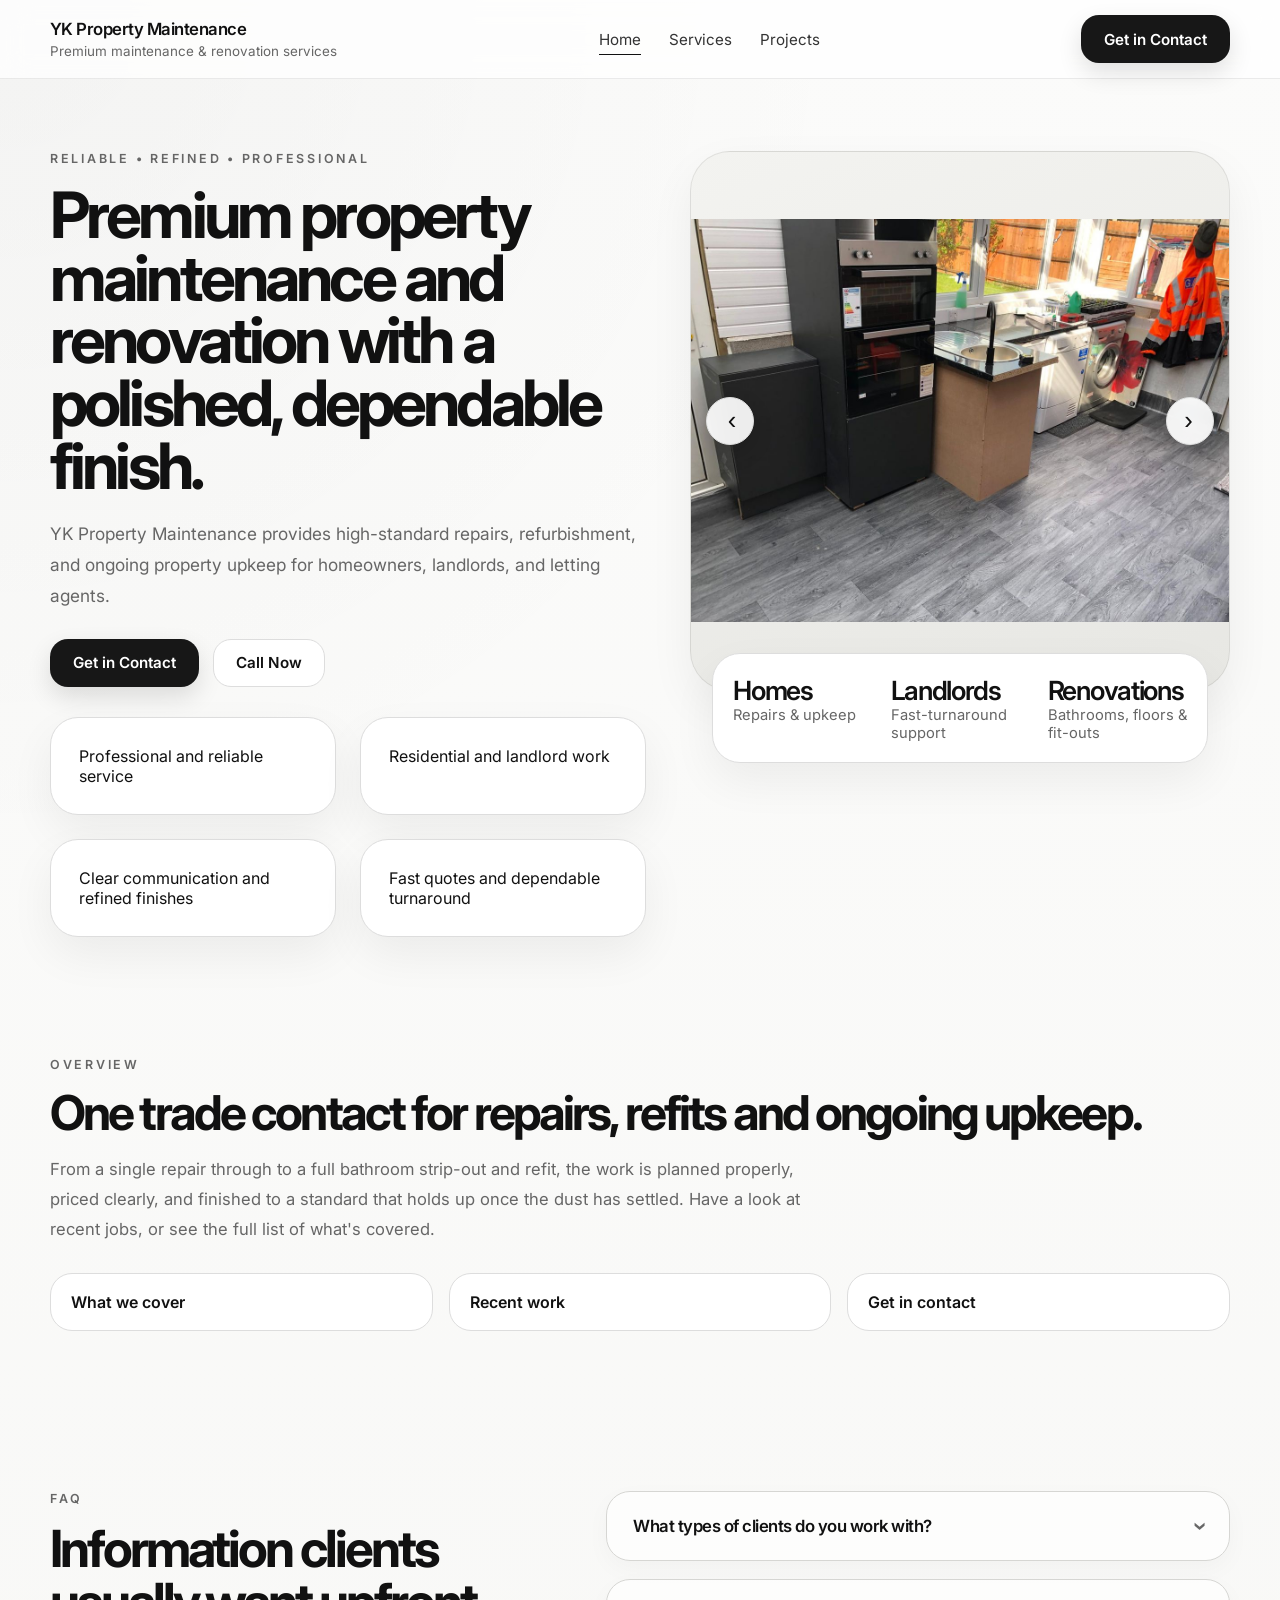
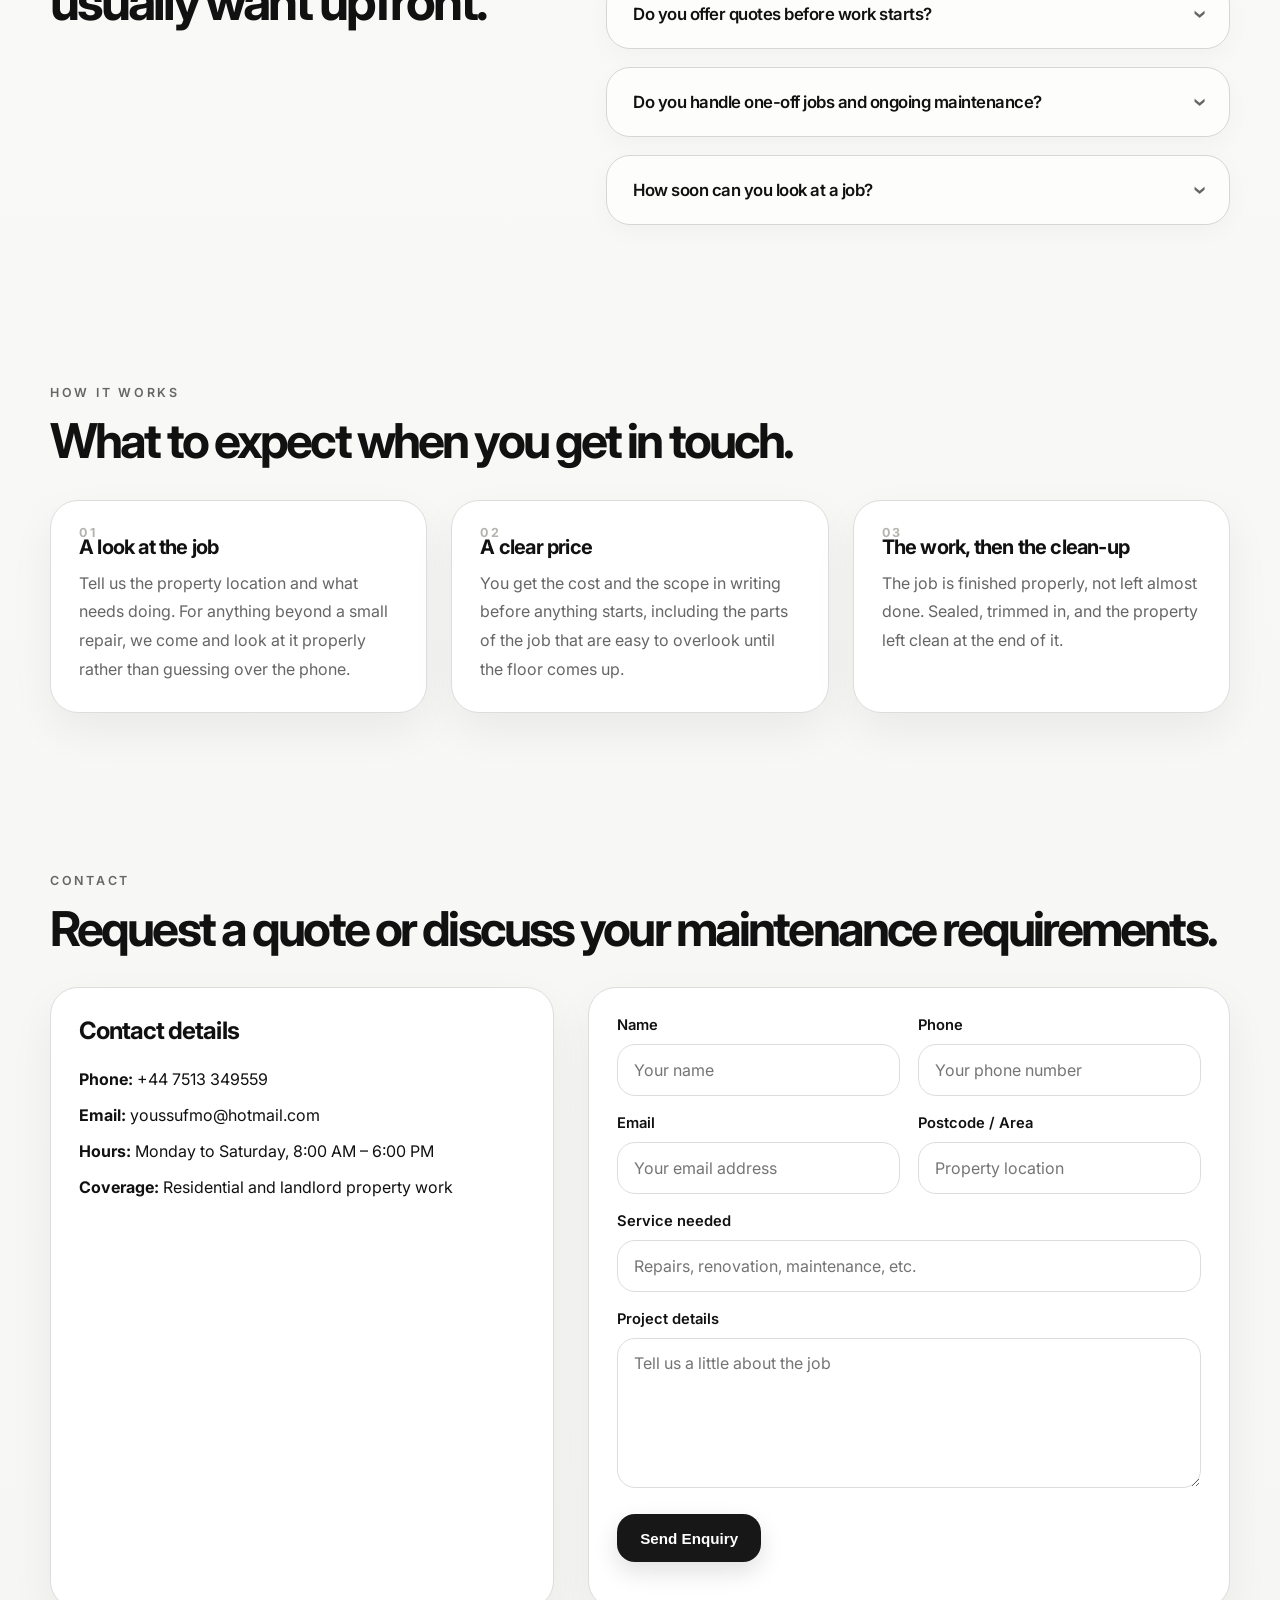
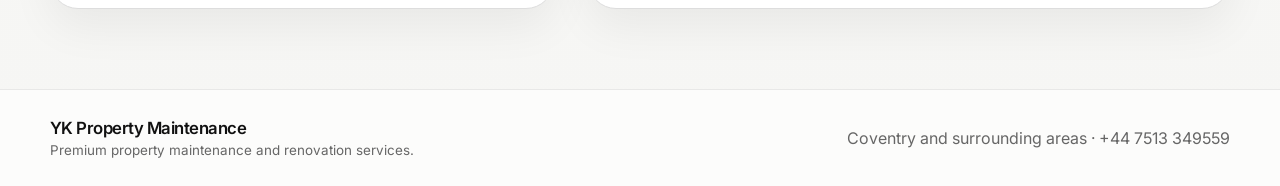
<file: index.html>
<!DOCTYPE html>
<html lang="en">
<head>
  <meta charset="UTF-8" />
  <meta name="viewport" content="width=device-width, initial-scale=1.0" />
  <title>Home | YK Property Maintenance</title>
  <meta name="description" content="Property repairs, bathroom refits, flooring and renovation work for homeowners, landlords and letting agents in Coventry and the surrounding areas." />
  <link rel="stylesheet" href="style.css" />
  <link rel="icon" href="favicon.ico" sizes="any" />
  <link rel="icon" type="image/png" href="images/favicon.png" />
  <link rel="apple-touch-icon" href="images/apple-touch-icon.png" />
  <meta name="theme-color" content="#03122f" />
  <link rel="canonical" href="https://www.ykmaintenance.com/" />

  <!-- how the link looks when shared on WhatsApp, Facebook, etc. -->
  <meta property="og:type" content="website" />
  <meta property="og:site_name" content="YK Property Maintenance" />
  <meta property="og:title" content="YK Property Maintenance | Coventry" />
  <meta property="og:description" content="Property repairs, bathroom refits, flooring and renovation work for homeowners, landlords and letting agents in Coventry and the surrounding areas." />
  <meta property="og:url" content="https://www.ykmaintenance.com/" />
  <meta property="og:image" content="https://www.ykmaintenance.com/images/og-preview.jpg" />
  <meta property="og:image:width" content="1200" />
  <meta property="og:image:height" content="630" />
  <meta property="og:image:alt" content="A conservatory converted into a fitted utility room" />
  <meta name="twitter:card" content="summary_large_image" />
</head>
<body>

<header class="header">
  <div class="container header-inner">
    <a href="index.html">
      <div class="brand-title">YK Property Maintenance</div>
      <div class="brand-sub">Premium maintenance & renovation services</div>
    </a>
    <nav class="nav"><a href="index.html" class="active">Home</a><a href="services.html" class="">Services</a><a href="projects.html" class="">Projects</a></nav>
    <div class="header-actions">
      <a href="#contact" class="btn btn-dark">Get in Contact</a>
      <button class="menu-btn" aria-label="Open menu">☰</button>
    </div>
  </div>
  <div class="container mobile-menu"><a href="index.html">Home</a><a href="services.html">Services</a><a href="projects.html">Projects</a><a href="#contact">Get in Contact</a></div>
</header>


<main>
  <section class="hero">
    <div class="container grid-2">
      <div class="reveal">
        <div class="kicker">Reliable • Refined • Professional</div>
        <h1>Premium property maintenance and renovation with a polished, dependable finish.</h1>
        <p>YK Property Maintenance provides high-standard repairs, refurbishment, and ongoing property upkeep for homeowners, landlords, and letting agents.</p>
        <div style="display:flex;gap:14px;flex-wrap:wrap;margin-top:28px">
          <a class="btn btn-dark" href="#contact">Get in Contact</a>
          <a class="btn btn-light" href="tel:+447513349559">Call Now</a>
        </div>
        <div class="grid-2-equal" style="margin-top:30px">
          <div class="card">Professional and reliable service</div>
          <div class="card">Residential and landlord work</div>
          <div class="card">Clear communication and refined finishes</div>
          <div class="card">Fast quotes and dependable turnaround</div>
        </div>
      </div>

      <div class="reveal">
        <!-- Hero carousel: moves on its own, pauses when hovered. -->
        <div class="carousel hero-carousel" data-carousel data-autoplay="4500" aria-roledescription="carousel" aria-label="Recent work by YK Property and Maintenance">
          <div class="carousel-media">
            <div class="carousel-viewport">
              <div class="carousel-track">
                <figure class="carousel-slide">
                  <img src="images/conservatory-finished.jpg" alt="Conservatory converted into a fitted utility and kitchen space">
                </figure>
                <figure class="carousel-slide">
                  <img src="images/bathroom-tiled-shower.jpg" alt="Tiled bathroom wall with an electric shower fitted over the bath">
                </figure>
                <figure class="carousel-slide">
                  <img src="images/bedroom-new-flooring.jpg" alt="Bedroom with new wood-effect flooring laid" loading="lazy">
                </figure>
                <figure class="carousel-slide">
                  <img src="images/conservatory-flooring.jpg" alt="Wood-effect flooring laid throughout a converted conservatory" loading="lazy">
                </figure>
                <figure class="carousel-slide">
                  <img src="images/bathroom-bath-and-flooring.jpg" alt="New bath and side panel with wood-effect flooring" loading="lazy">
                </figure>
                <figure class="carousel-slide">
                  <img src="images/bedroom-finished-2.jpg" alt="Finished bedroom flooring running up to the wardrobe and doorway" loading="lazy">
                </figure>
              </div>
            </div>
            <button class="carousel-btn carousel-prev" type="button" aria-label="Previous photo">‹</button>
            <button class="carousel-btn carousel-next" type="button" aria-label="Next photo">›</button>
          </div>
        </div>

        <div class="floating-stats">
          <div>
            <div class="stat-value">Homes</div>
            <div class="stat-label">Repairs & upkeep</div>
          </div>
          <div>
            <div class="stat-value">Landlords</div>
            <div class="stat-label">Fast-turnaround support</div>
          </div>
          <div>
            <div class="stat-value">Renovations</div>
            <div class="stat-label">Bathrooms, floors &amp; fit-outs</div>
          </div>
        </div>
      </div>
    </div>
  </section>

  <section class="section reveal">
    <div class="container">
      <div class="kicker">Overview</div>
      <h2 style="font-size:clamp(2rem,4vw,3rem);letter-spacing:-.06em;line-height:1.03;margin:16px 0 18px">One trade contact for repairs, refits and ongoing upkeep.</h2>
      <p class="muted" style="max-width:760px;font-size:1.04rem;line-height:1.8">
        From a single repair through to a full bathroom strip-out and refit, the work is planned properly, priced clearly, and finished to a standard that holds up once the dust has settled. Have a look at recent jobs, or see the full list of what's covered.
      </p>
      <div class="quick-links" style="margin-top:28px">
        <a class="pill" href="services.html">What we cover</a>
        <a class="pill" href="projects.html">Recent work</a>
        <a class="pill" href="#contact">Get in contact</a>
      </div>
    </div>
  </section>

  <section class="section reveal">
    <div class="container faq-wrap">
      <div>
        <div class="kicker">FAQ</div>
        <h2 style="font-size:clamp(2rem,4vw,3.5rem);line-height:1.03;letter-spacing:-.06em;margin:16px 0 0;">
          Information clients usually want upfront.
        </h2>
      </div>
      <div class="faq-list">
        <details class="faq-item">
          <summary>What types of clients do you work with?</summary>
          <div class="faq-answer">Homeowners, landlords and letting agents — covering one-off repairs, ongoing maintenance support, and renovation projects.</div>
        </details>
        <details class="faq-item">
          <summary>Do you offer quotes before work starts?</summary>
          <div class="faq-answer">Yes. Quotes are provided before work begins so you can clearly understand the likely scope, cost, and next steps.</div>
        </details>
        <details class="faq-item">
          <summary>Do you handle one-off jobs and ongoing maintenance?</summary>
          <div class="faq-answer">Both. A single repair is as welcome as a longer-term maintenance arrangement across several properties.</div>
        </details>
        <details class="faq-item">
          <summary>How soon can you look at a job?</summary>
          <div class="faq-answer">Get in touch with the property location and a short description of the work, and you'll get a realistic timescale back rather than an optimistic one.</div>
        </details>
      </div>
    </div>
  </section>

  <section class="section reveal">
    <div class="container">
      <div class="kicker">How it works</div>
      <h2 style="font-size:clamp(2rem,4vw,3rem);letter-spacing:-.06em;line-height:1.03;margin:16px 0 34px">What to expect when you get in touch.</h2>
      <div class="grid-3">
        <div class="card step-card">
          <div class="step-num">01</div>
          <h3>A look at the job</h3>
          <p>Tell us the property location and what needs doing. For anything beyond a small repair, we come and look at it properly rather than guessing over the phone.</p>
        </div>
        <div class="card step-card">
          <div class="step-num">02</div>
          <h3>A clear price</h3>
          <p>You get the cost and the scope in writing before anything starts, including the parts of the job that are easy to overlook until the floor comes up.</p>
        </div>
        <div class="card step-card">
          <div class="step-num">03</div>
          <h3>The work, then the clean-up</h3>
          <p>The job is finished properly, not left almost done. Sealed, trimmed in, and the property left clean at the end of it.</p>
        </div>
      </div>
    </div>
  </section>

  <!--
    ========================================================================
    REVIEWS  -  currently hidden
    ------------------------------------------------------------------------
    Delete the two comment markers around this section to switch it on, and
    replace the placeholder quotes with REAL ones from customers.

    Only publish reviews a customer actually gave you. Making them up, or
    rewarding people for them without saying so, has been illegal in the UK
    since April 2025 under the DMCC Act.

    Easiest way to collect them: set up a free Google Business Profile, then
    text past customers the review link. Those reviews also help you show up
    in local searches, which a testimonial on your own site does not.
    ========================================================================

  <section class="section reveal">
    <div class="container">
      <div class="kicker">Reviews</div>
      <h2 style="font-size:clamp(2rem,4vw,3rem);letter-spacing:-.06em;line-height:1.03;margin:16px 0 34px">What customers say.</h2>
      <div class="grid-3">
        <div class="card testimonial">
          <p>Paste a real customer quote here.</p>
          <div class="testimonial-by">First name, job type, area</div>
        </div>
        <div class="card testimonial">
          <p>Paste a real customer quote here.</p>
          <div class="testimonial-by">First name, job type, area</div>
        </div>
        <div class="card testimonial">
          <p>Paste a real customer quote here.</p>
          <div class="testimonial-by">First name, job type, area</div>
        </div>
      </div>
    </div>
  </section>

  -->

  <!-- ============ CONTACT ============ -->
  <section class="section reveal" id="contact">
    <div class="container">
      <div class="kicker">Contact</div>
      <h2 style="font-size:clamp(2rem,4vw,3rem);letter-spacing:-.06em;line-height:1.03;margin:16px 0 34px">Request a quote or discuss your maintenance requirements.</h2>
      <div class="contact-layout">
        <div class="card">
          <h3 style="margin-top:0;font-size:1.5rem;letter-spacing:-.04em">Contact details</h3>
          <div class="info-list" style="margin-top:20px">
            <div><strong>Phone:</strong> <a href="tel:+447513349559">+44 7513 349559</a></div>
            <div><strong>Email:</strong> <a href="mailto:youssufmo@hotmail.com">youssufmo@hotmail.com</a></div>
            <div><strong>Hours:</strong> Monday to Saturday, 8:00 AM – 6:00 PM</div>
            <div><strong>Coverage:</strong> Residential and landlord property work</div>
          </div>
        </div>
        <form class="card" id="enquiry-form">
          <div class="form-grid">
            <div><label for="f-name">Name</label><input class="input" id="f-name" name="name" required placeholder="Your name"></div>
            <div><label for="f-phone">Phone</label><input class="input" id="f-phone" name="phone" type="tel" required placeholder="Your phone number"></div>
            <div><label for="f-email">Email</label><input class="input" id="f-email" name="email" type="email" placeholder="Your email address"></div>
            <div><label for="f-area">Postcode / Area</label><input class="input" id="f-area" name="area" placeholder="Property location"></div>
          </div>
          <div style="margin-top:18px"><label for="f-service">Service needed</label><input class="input" id="f-service" name="service" placeholder="Repairs, renovation, maintenance, etc."></div>
          <div style="margin-top:18px"><label for="f-details">Project details</label><textarea id="f-details" name="details" placeholder="Tell us a little about the job"></textarea></div>
          <div style="margin-top:22px">
            <button type="submit" class="btn btn-dark">Send Enquiry</button>
          </div>
          <p class="form-status" id="form-status" role="status" aria-live="polite"></p>
        </form>
      </div>
    </div>
  </section>

</main>


<footer class="footer">
  <div class="container footer-inner">
    <div>
      <div class="brand-title">YK Property Maintenance</div>
      <div class="brand-sub">Premium property maintenance and renovation services.</div>
    </div>
    <div class="muted">Coventry and surrounding areas &middot; +44 7513 349559</div>
  </div>
</footer>

<script src="script.js"></script>
</body>
</html>
</file>
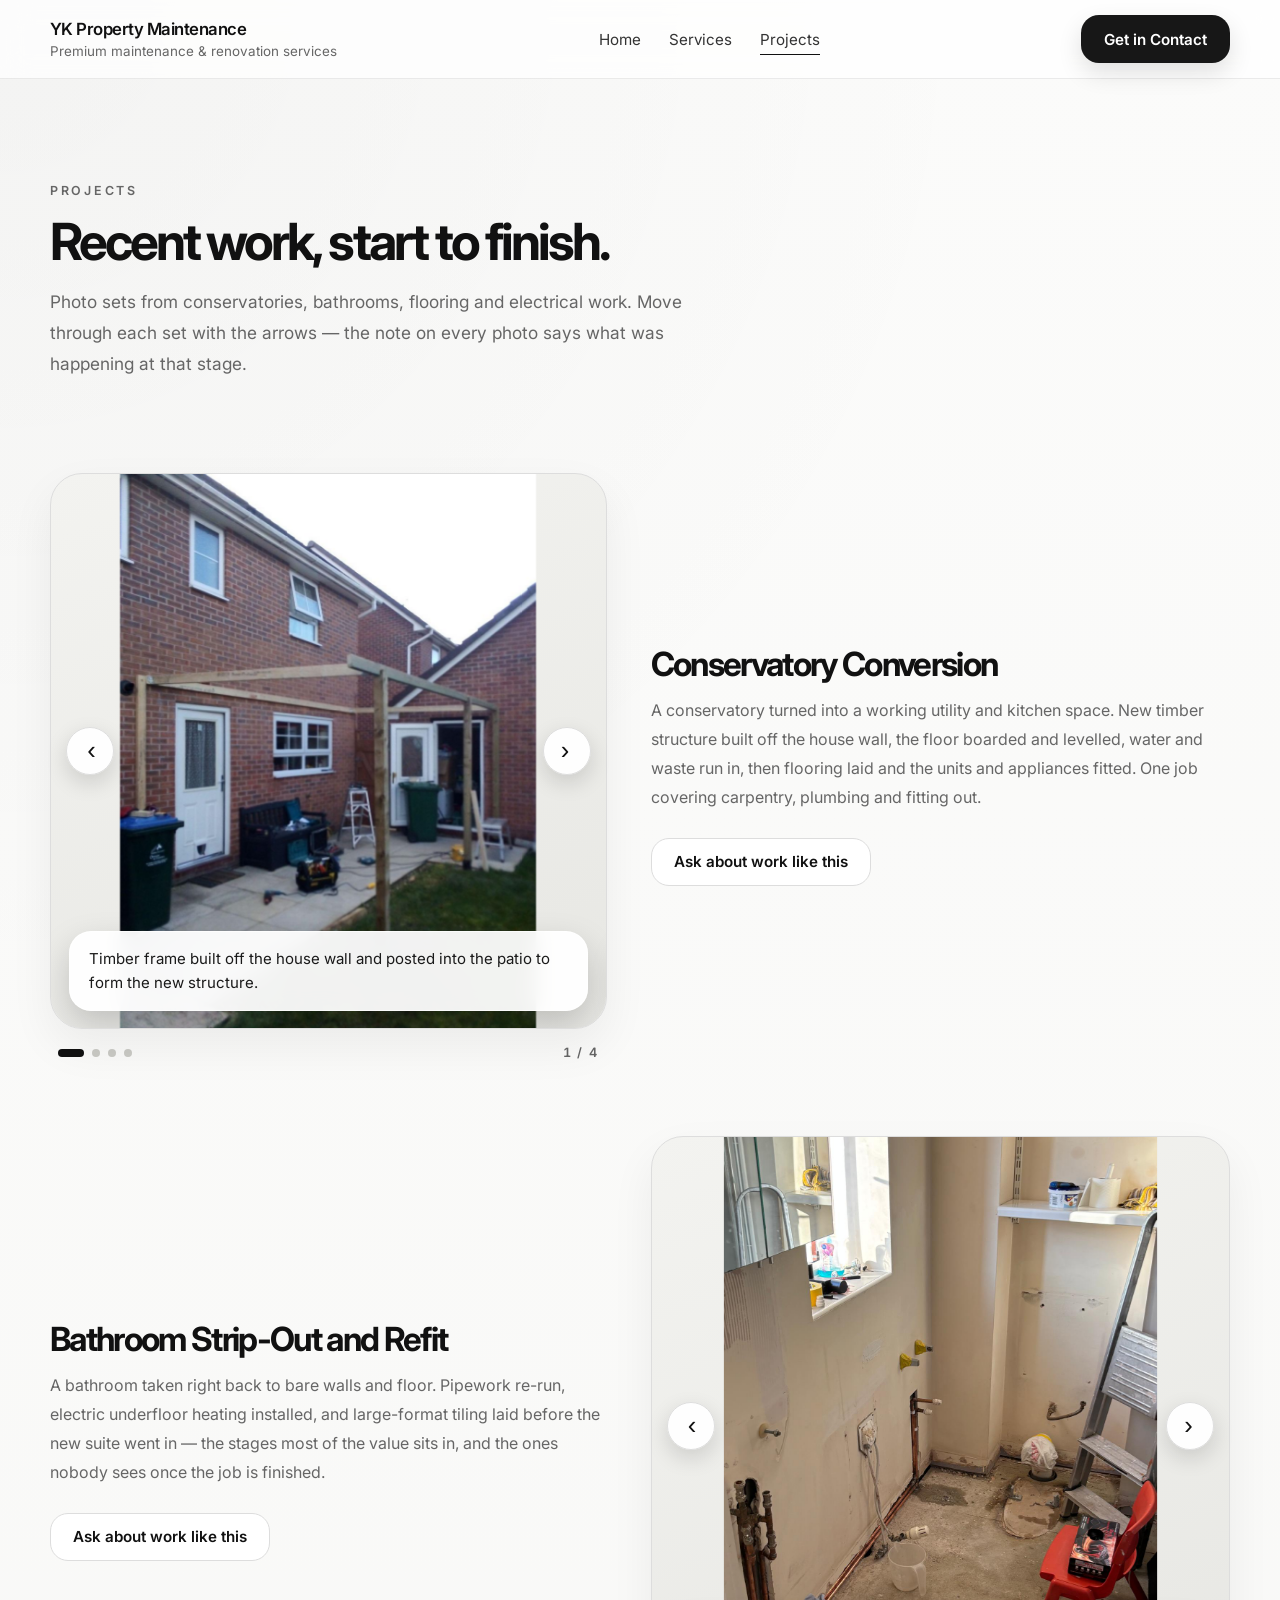
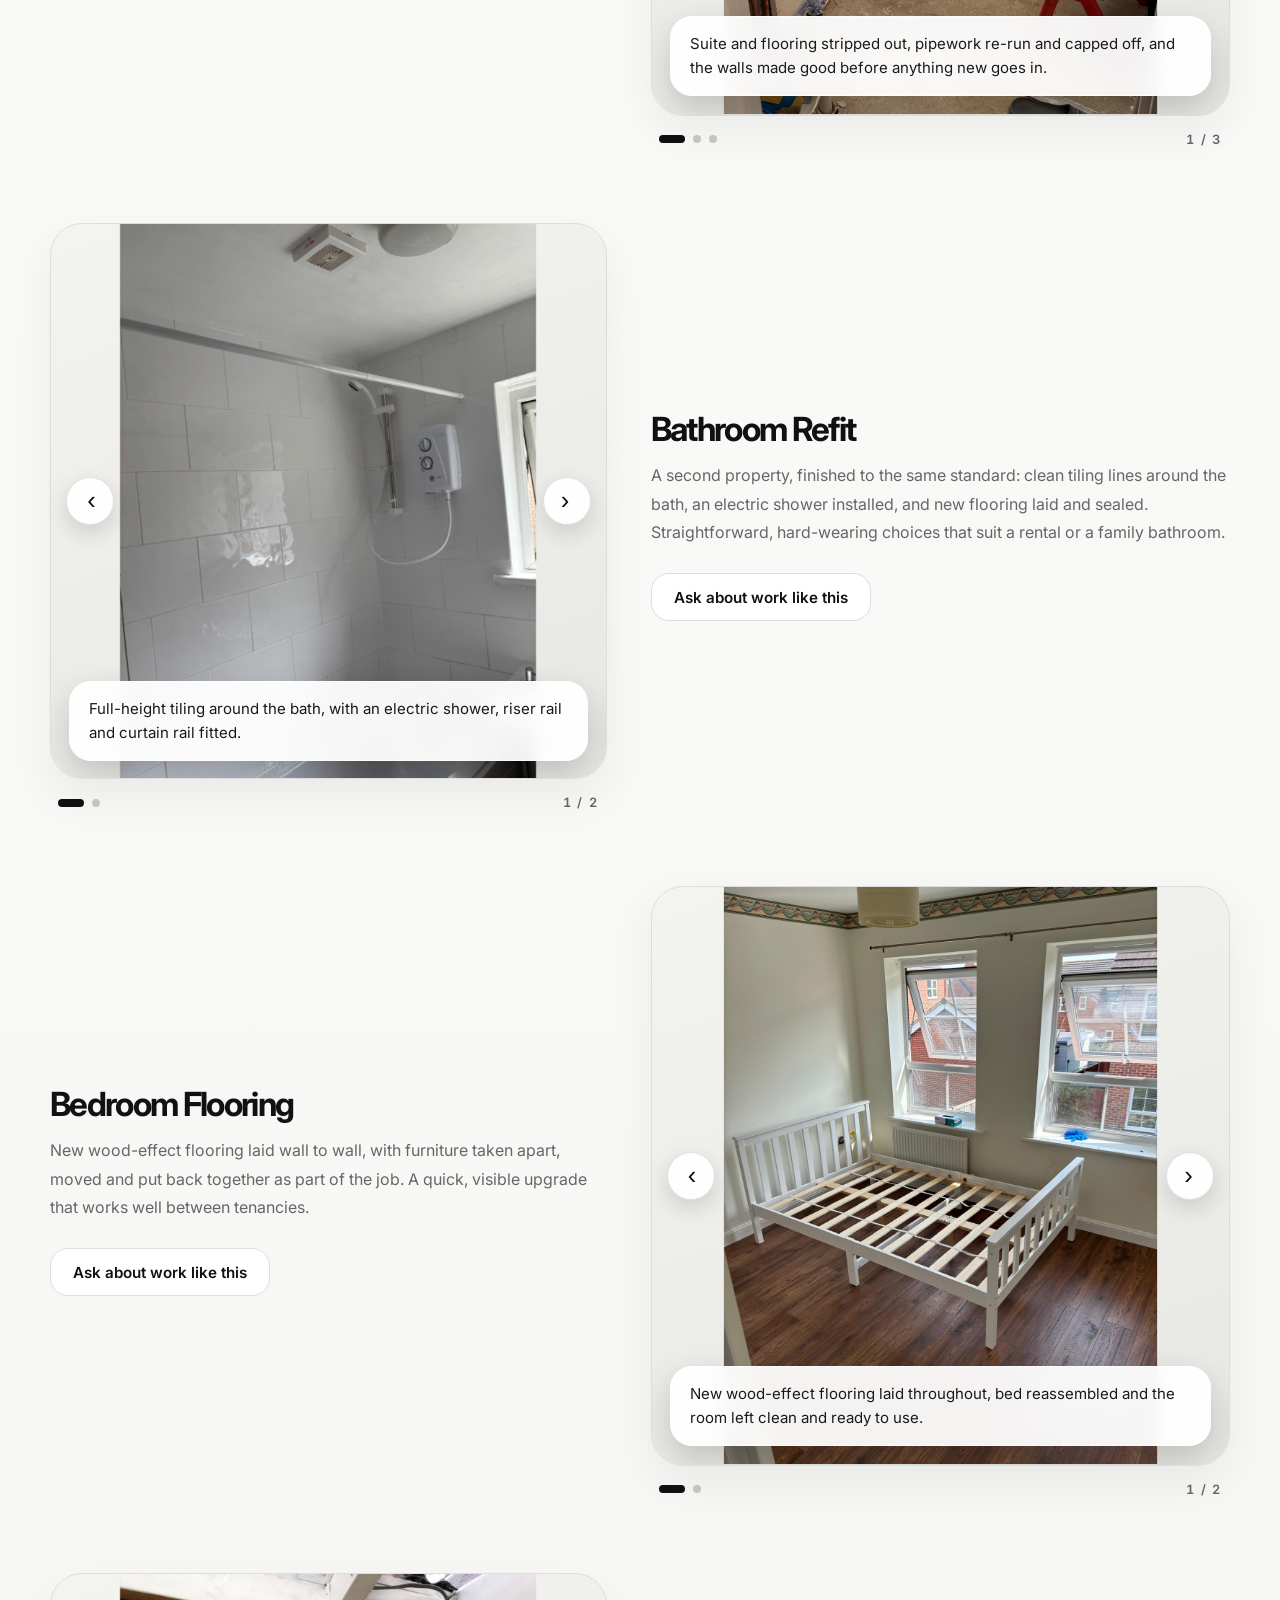
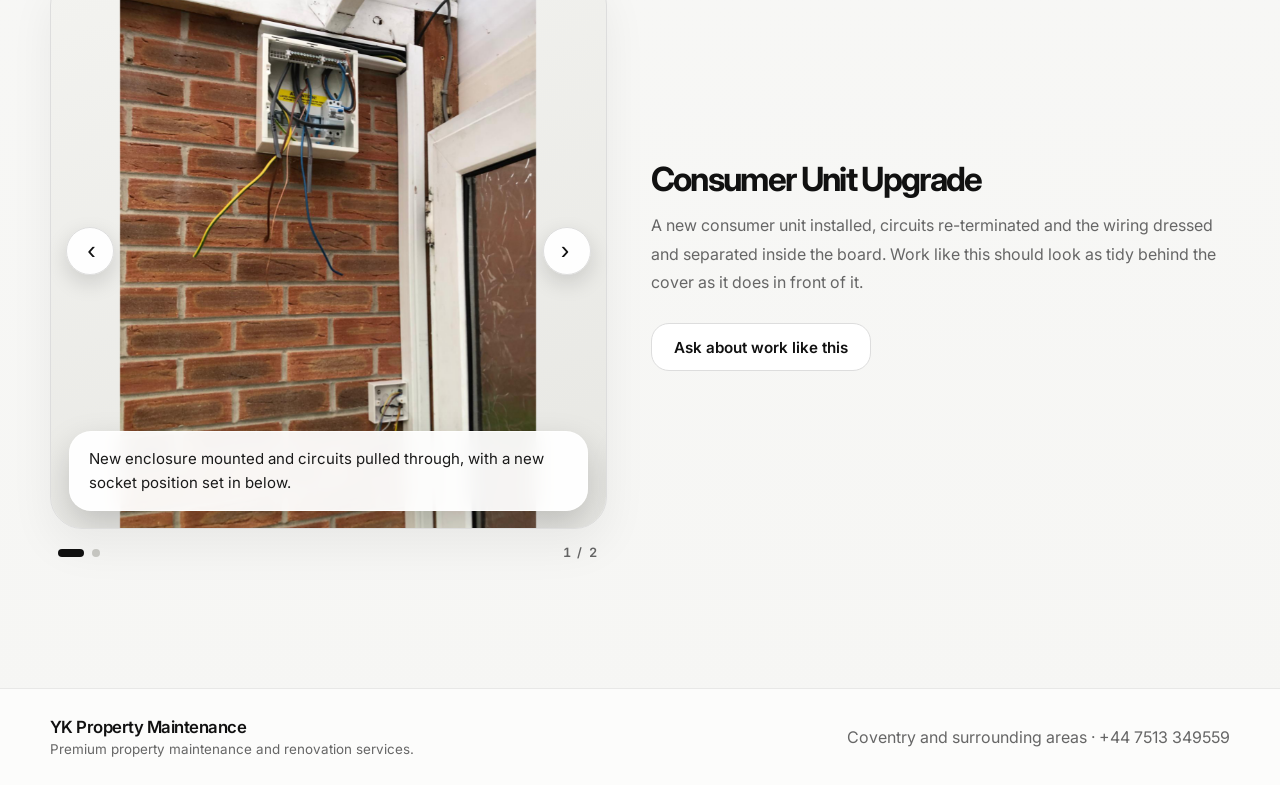
<file: projects.html>
<!DOCTYPE html>
<html lang="en">
<head>
  <meta charset="UTF-8" />
  <meta name="viewport" content="width=device-width, initial-scale=1.0" />
  <title>Projects | YK Property Maintenance</title>
  <meta name="description" content="Photos from recent jobs: a conservatory converted to a utility room, bathroom refits, flooring and a consumer unit upgrade." />
  <link rel="stylesheet" href="style.css" />
  <link rel="icon" href="favicon.ico" sizes="any" />
  <link rel="icon" type="image/png" href="images/favicon.png" />
  <link rel="apple-touch-icon" href="images/apple-touch-icon.png" />
  <meta name="theme-color" content="#03122f" />
  <link rel="canonical" href="https://www.ykmaintenance.com/projects.html" />

  <!-- how the link looks when shared on WhatsApp, Facebook, etc. -->
  <meta property="og:type" content="website" />
  <meta property="og:site_name" content="YK Property Maintenance" />
  <meta property="og:title" content="Recent Work | YK Property Maintenance" />
  <meta property="og:description" content="Photos from recent jobs: a conservatory converted to a utility room, bathroom refits, flooring and a consumer unit upgrade." />
  <meta property="og:url" content="https://www.ykmaintenance.com/projects.html" />
  <meta property="og:image" content="https://www.ykmaintenance.com/images/og-preview.jpg" />
  <meta property="og:image:width" content="1200" />
  <meta property="og:image:height" content="630" />
  <meta property="og:image:alt" content="A conservatory converted into a fitted utility room" />
  <meta name="twitter:card" content="summary_large_image" />
</head>
<body>

<header class="header">
  <div class="container header-inner">
    <a href="index.html">
      <div class="brand-title">YK Property Maintenance</div>
      <div class="brand-sub">Premium maintenance &amp; renovation services</div>
    </a>
    <nav class="nav"><a href="index.html" class="">Home</a><a href="services.html" class="">Services</a><a href="projects.html" class="active">Projects</a></nav>
    <div class="header-actions">
      <a href="index.html#contact" class="btn btn-dark">Get in Contact</a>
      <button class="menu-btn" aria-label="Open menu">&#9776;</button>
    </div>
  </div>
  <div class="container mobile-menu"><a href="index.html">Home</a><a href="services.html">Services</a><a href="projects.html">Projects</a><a href="index.html#contact">Get in Contact</a></div>
</header>


<main class="page">
  <section class="page-hero reveal">
    <div class="container">
      <div class="kicker">Projects</div>
      <h1>Recent work, start to finish.</h1>
      <p>Photo sets from conservatories, bathrooms, flooring and electrical work. Move through each set with the arrows &mdash; the note on every photo says what was happening at that stage.</p>
    </div>
  </section>

  <!--
    ========================================================================
    ADDING MORE PHOTOS LATER
    ------------------------------------------------------------------------
    Photos live in the "images" folder next to this file.
    - To add a photo to a set: copy one whole <figure> block, change the
      src, the alt text, and the note.
    - To add a whole new project: copy one <article class="project-block">
      block. Carousels set themselves up automatically.
    - The <figcaption class="slide-note"> line is the bubble on the photo.
      Delete it on any photo you'd rather leave without a caption.
    - A set with only one photo hides its arrows and dots on its own.
    - Portrait and landscape photos both work; nothing gets cropped.
    ========================================================================
  -->

  <section class="section-tight">
    <div class="container showcase">

      <!-- ============ CONSERVATORY CONVERSION ============ -->
      <article class="project-block reveal">
        <div class="carousel" data-carousel aria-roledescription="carousel" aria-label="Conservatory conversion photos">
          <div class="carousel-media">
            <div class="carousel-viewport">
              <div class="carousel-track">

                <figure class="carousel-slide">
                  <img src="images/conservatory-frame.jpg" alt="Timber frame built against the house wall over the existing patio">
                  <figcaption class="slide-note">Timber frame built off the house wall and posted into the patio to form the new structure.</figcaption>
                </figure>

                <figure class="carousel-slide">
                  <img src="images/conservatory-subfloor.jpg" alt="Boarded subfloor with taped joints and sink pipework run in" loading="lazy">
                  <figcaption class="slide-note">Floor boarded out and the joints taped, with the sink and waste pipework run in ready for flooring.</figcaption>
                </figure>

                <figure class="carousel-slide">
                  <img src="images/conservatory-flooring.jpg" alt="Grey wood-effect flooring laid across the conservatory" loading="lazy">
                  <figcaption class="slide-note">Wood-effect flooring laid throughout and trimmed in around the units and doorway.</figcaption>
                </figure>

                <figure class="carousel-slide">
                  <img src="images/conservatory-finished.jpg" alt="Finished utility space with units, double oven, sink and appliances fitted" loading="lazy">
                  <figcaption class="slide-note">Units, double oven, sink and appliances fitted and plumbed in, turning the space into a working utility room.</figcaption>
                </figure>

              </div>
            </div>
            <button class="carousel-btn carousel-prev" type="button" aria-label="Previous photo">&lsaquo;</button>
            <button class="carousel-btn carousel-next" type="button" aria-label="Next photo">&rsaquo;</button>
          </div>
          <div class="carousel-bar">
            <div class="carousel-dots"></div>
            <div class="carousel-counter" aria-live="polite"></div>
          </div>
        </div>

        <div class="project-meta">
          <h2>Conservatory Conversion</h2>
          <p class="muted">A conservatory turned into a working utility and kitchen space. New timber structure built off the house wall, the floor boarded and levelled, water and waste run in, then flooring laid and the units and appliances fitted. One job covering carpentry, plumbing and fitting out.</p>
          <a class="btn btn-light" href="index.html#contact">Ask about work like this</a>
        </div>
      </article>

      <!-- ============ BATHROOM STRIP-OUT AND REFIT ============ -->
      <article class="project-block reveal">
        <div class="carousel" data-carousel aria-roledescription="carousel" aria-label="Bathroom strip-out and refit photos">
          <div class="carousel-media">
            <div class="carousel-viewport">
              <div class="carousel-track">

                <figure class="carousel-slide">
                  <img src="images/bathroom-strip-out.jpg" alt="Bathroom taken back to bare walls and floor with pipework exposed" loading="lazy">
                  <figcaption class="slide-note">Suite and flooring stripped out, pipework re-run and capped off, and the walls made good before anything new goes in.</figcaption>
                </figure>

                <figure class="carousel-slide">
                  <img src="images/bathroom-underfloor-heating.jpg" alt="Electric underfloor heating mat laid across the bathroom floor" loading="lazy">
                  <figcaption class="slide-note">Electric underfloor heating laid out across the whole floor area and connected in, ready for tiling.</figcaption>
                </figure>

                <figure class="carousel-slide">
                  <img src="images/bathroom-floor-tiled.jpg" alt="Large-format grey floor tiles laid over the underfloor heating" loading="lazy">
                  <figcaption class="slide-note">Large-format floor tiles laid over the heating, levelled and joined neatly to the doorway.</figcaption>
                </figure>

              </div>
            </div>
            <button class="carousel-btn carousel-prev" type="button" aria-label="Previous photo">&lsaquo;</button>
            <button class="carousel-btn carousel-next" type="button" aria-label="Next photo">&rsaquo;</button>
          </div>
          <div class="carousel-bar">
            <div class="carousel-dots"></div>
            <div class="carousel-counter" aria-live="polite"></div>
          </div>
        </div>

        <div class="project-meta">
          <h2>Bathroom Strip-Out and Refit</h2>
          <p class="muted">A bathroom taken right back to bare walls and floor. Pipework re-run, electric underfloor heating installed, and large-format tiling laid before the new suite went in — the stages most of the value sits in, and the ones nobody sees once the job is finished.</p>
          <a class="btn btn-light" href="index.html#contact">Ask about work like this</a>
        </div>
      </article>

      <!-- ============ BATHROOM REFIT ============ -->
      <article class="project-block reveal">
        <div class="carousel" data-carousel aria-roledescription="carousel" aria-label="Bathroom refit photos">
          <div class="carousel-media">
            <div class="carousel-viewport">
              <div class="carousel-track">

                <figure class="carousel-slide">
                  <img src="images/bathroom-tiled-shower.jpg" alt="Tiled bathroom wall with electric shower and riser rail fitted over the bath" loading="lazy">
                  <figcaption class="slide-note">Full-height tiling around the bath, with an electric shower, riser rail and curtain rail fitted.</figcaption>
                </figure>

                <figure class="carousel-slide">
                  <img src="images/bathroom-bath-and-flooring.jpg" alt="New bath and side panel with wood-effect flooring laid up to it" loading="lazy">
                  <figcaption class="slide-note">New bath and side panel fitted, with wood-effect flooring laid up to it and sealed along the edge.</figcaption>
                </figure>

              </div>
            </div>
            <button class="carousel-btn carousel-prev" type="button" aria-label="Previous photo">&lsaquo;</button>
            <button class="carousel-btn carousel-next" type="button" aria-label="Next photo">&rsaquo;</button>
          </div>
          <div class="carousel-bar">
            <div class="carousel-dots"></div>
            <div class="carousel-counter" aria-live="polite"></div>
          </div>
        </div>

        <div class="project-meta">
          <h2>Bathroom Refit</h2>
          <p class="muted">A second property, finished to the same standard: clean tiling lines around the bath, an electric shower installed, and new flooring laid and sealed. Straightforward, hard-wearing choices that suit a rental or a family bathroom.</p>
          <a class="btn btn-light" href="index.html#contact">Ask about work like this</a>
        </div>
      </article>

      <!-- ============ BEDROOM FLOORING ============ -->
      <article class="project-block reveal">
        <div class="carousel" data-carousel aria-roledescription="carousel" aria-label="Bedroom flooring photos">
          <div class="carousel-media">
            <div class="carousel-viewport">
              <div class="carousel-track">

                <figure class="carousel-slide">
                  <img src="images/bedroom-new-flooring.jpg" alt="Bedroom with new wood-effect flooring and a reassembled bed frame" loading="lazy">
                  <figcaption class="slide-note">New wood-effect flooring laid throughout, bed reassembled and the room left clean and ready to use.</figcaption>
                </figure>

                <figure class="carousel-slide">
                  <img src="images/bedroom-finished-2.jpg" alt="Finished bedroom flooring running up to the wardrobe and door frame" loading="lazy">
                  <figcaption class="slide-note">Flooring taken neatly up to the wardrobe, door frame and skirting.</figcaption>
                </figure>

              </div>
            </div>
            <button class="carousel-btn carousel-prev" type="button" aria-label="Previous photo">&lsaquo;</button>
            <button class="carousel-btn carousel-next" type="button" aria-label="Next photo">&rsaquo;</button>
          </div>
          <div class="carousel-bar">
            <div class="carousel-dots"></div>
            <div class="carousel-counter" aria-live="polite"></div>
          </div>
        </div>

        <div class="project-meta">
          <h2>Bedroom Flooring</h2>
          <p class="muted">New wood-effect flooring laid wall to wall, with furniture taken apart, moved and put back together as part of the job. A quick, visible upgrade that works well between tenancies.</p>
          <a class="btn btn-light" href="index.html#contact">Ask about work like this</a>
        </div>
      </article>

      <!-- ============ CONSUMER UNIT UPGRADE ============ -->
      <article class="project-block reveal">
        <div class="carousel" data-carousel aria-roledescription="carousel" aria-label="Consumer unit upgrade photos">
          <div class="carousel-media">
            <div class="carousel-viewport">
              <div class="carousel-track">

                <figure class="carousel-slide">
                  <img src="images/consumer-unit-before.jpg" alt="Consumer unit enclosure mounted with circuit cables pulled through, work in progress" loading="lazy">
                  <figcaption class="slide-note">New enclosure mounted and circuits pulled through, with a new socket position set in below.</figcaption>
                </figure>

                <figure class="carousel-slide">
                  <img src="images/consumer-unit-after.jpg" alt="Completed consumer unit with breakers fitted and wiring dressed neatly" loading="lazy">
                  <figcaption class="slide-note">Circuits terminated into the new board and the wiring dressed neatly before the cover goes back on.</figcaption>
                </figure>

              </div>
            </div>
            <button class="carousel-btn carousel-prev" type="button" aria-label="Previous photo">&lsaquo;</button>
            <button class="carousel-btn carousel-next" type="button" aria-label="Next photo">&rsaquo;</button>
          </div>
          <div class="carousel-bar">
            <div class="carousel-dots"></div>
            <div class="carousel-counter" aria-live="polite"></div>
          </div>
        </div>

        <div class="project-meta">
          <h2>Consumer Unit Upgrade</h2>
          <p class="muted">A new consumer unit installed, circuits re-terminated and the wiring dressed and separated inside the board. Work like this should look as tidy behind the cover as it does in front of it.</p>
          <a class="btn btn-light" href="index.html#contact">Ask about work like this</a>
        </div>
      </article>

    </div>
  </section>
</main>


<footer class="footer">
  <div class="container footer-inner">
    <div>
      <div class="brand-title">YK Property Maintenance</div>
      <div class="brand-sub">Premium property maintenance and renovation services.</div>
    </div>
    <div class="muted">Coventry and surrounding areas &middot; +44 7513 349559</div>
  </div>
</footer>

<script src="script.js"></script>
</body>
</html>
</file>
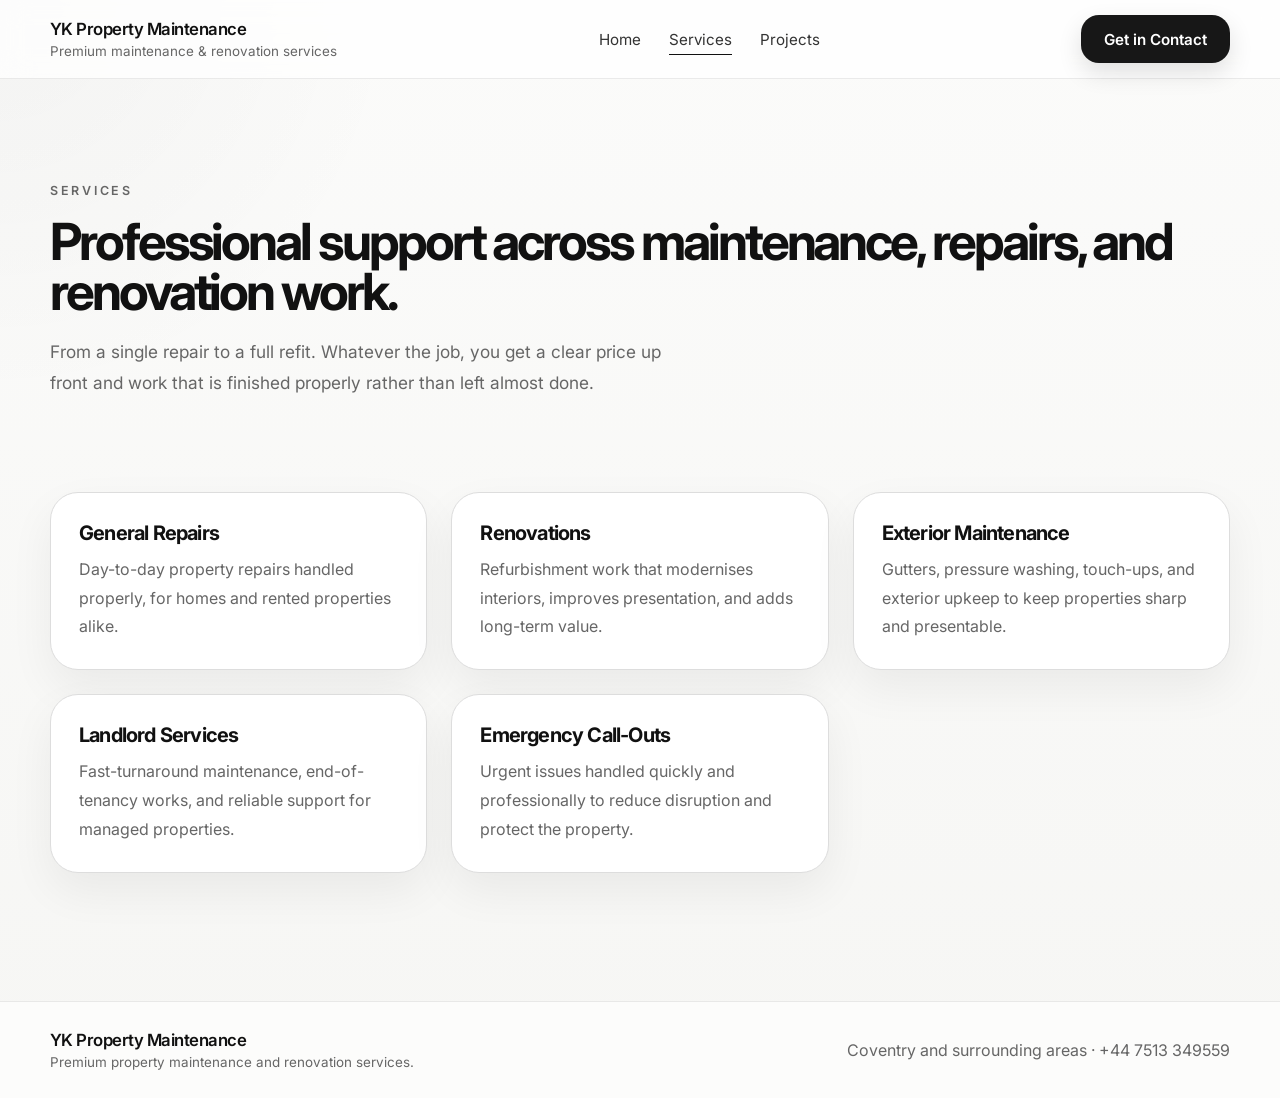
<file: services.html>
<!DOCTYPE html>
<html lang="en">
<head>
  <meta charset="UTF-8" />
  <meta name="viewport" content="width=device-width, initial-scale=1.0" />
  <title>Services | YK Property Maintenance</title>
  <meta name="description" content="Repairs, renovations, exterior maintenance, landlord services and emergency call-outs across Coventry and the surrounding areas." />
  <link rel="stylesheet" href="style.css" />
  <link rel="icon" href="favicon.ico" sizes="any" />
  <link rel="icon" type="image/png" href="images/favicon.png" />
  <link rel="apple-touch-icon" href="images/apple-touch-icon.png" />
  <meta name="theme-color" content="#03122f" />
  <link rel="canonical" href="https://www.ykmaintenance.com/services.html" />

  <!-- how the link looks when shared on WhatsApp, Facebook, etc. -->
  <meta property="og:type" content="website" />
  <meta property="og:site_name" content="YK Property Maintenance" />
  <meta property="og:title" content="Services | YK Property Maintenance" />
  <meta property="og:description" content="Repairs, renovations, exterior maintenance, landlord services and emergency call-outs across Coventry and the surrounding areas." />
  <meta property="og:url" content="https://www.ykmaintenance.com/services.html" />
  <meta property="og:image" content="https://www.ykmaintenance.com/images/og-preview.jpg" />
  <meta property="og:image:width" content="1200" />
  <meta property="og:image:height" content="630" />
  <meta property="og:image:alt" content="A conservatory converted into a fitted utility room" />
  <meta name="twitter:card" content="summary_large_image" />
</head>
<body>

<header class="header">
  <div class="container header-inner">
    <a href="index.html">
      <div class="brand-title">YK Property Maintenance</div>
      <div class="brand-sub">Premium maintenance & renovation services</div>
    </a>
    <nav class="nav"><a href="index.html" class="">Home</a><a href="services.html" class="active">Services</a><a href="projects.html" class="">Projects</a></nav>
    <div class="header-actions">
      <a href="index.html#contact" class="btn btn-dark">Get in Contact</a>
      <button class="menu-btn" aria-label="Open menu">☰</button>
    </div>
  </div>
  <div class="container mobile-menu"><a href="index.html">Home</a><a href="services.html">Services</a><a href="projects.html">Projects</a><a href="index.html#contact">Get in Contact</a></div>
</header>


<main class="page">
  <section class="page-hero reveal">
    <div class="container">
      <div class="kicker">Services</div>
      <h1>Professional support across maintenance, repairs, and renovation work.</h1>
      <p>From a single repair to a full refit. Whatever the job, you get a clear price up front and work that is finished properly rather than left almost done.</p>
    </div>
  </section>
  <section class="section-tight reveal">
    <div class="container grid-3">
      <div class="card service-card card-hover"><h3>General Repairs</h3><p>Day-to-day property repairs handled properly, for homes and rented properties alike.</p></div>
      <div class="card service-card card-hover"><h3>Renovations</h3><p>Refurbishment work that modernises interiors, improves presentation, and adds long-term value.</p></div>
      <div class="card service-card card-hover"><h3>Exterior Maintenance</h3><p>Gutters, pressure washing, touch-ups, and exterior upkeep to keep properties sharp and presentable.</p></div>
      <div class="card service-card card-hover"><h3>Landlord Services</h3><p>Fast-turnaround maintenance, end-of-tenancy works, and reliable support for managed properties.</p></div>
      <div class="card service-card card-hover"><h3>Emergency Call-Outs</h3><p>Urgent issues handled quickly and professionally to reduce disruption and protect the property.</p></div>
    </div>
  </section>
</main>


<footer class="footer">
  <div class="container footer-inner">
    <div>
      <div class="brand-title">YK Property Maintenance</div>
      <div class="brand-sub">Premium property maintenance and renovation services.</div>
    </div>
    <div class="muted">Coventry and surrounding areas &middot; +44 7513 349559</div>
  </div>
</footer>

<script src="script.js"></script>
</body>
</html>
</file>
<file: style.css>
@import url('https://fonts.googleapis.com/css2?family=Inter:wght@400;500;600;700&display=swap');

:root{
  --bg:#f6f6f4;
  --surface:#ffffff;
  --surface-soft:rgba(255,255,255,0.78);
  --text:#111111;
  --muted:#666666;
  --line:#dddddd;
  --dark:#171717;
  --shadow:0 18px 45px rgba(0,0,0,0.06);
  --radius:28px;
}

*{box-sizing:border-box}
html{scroll-behavior:smooth}
body{
  margin:0;
  font-family:'Inter',sans-serif;
  color:var(--text);
  background:
    radial-gradient(circle at top left, rgba(0,0,0,0.03), transparent 24%),
    linear-gradient(to bottom, #fbfbfa, var(--bg));
}
a{text-decoration:none;color:inherit}
img{max-width:100%;display:block}

.container{width:min(1180px, calc(100% - 32px));margin:0 auto}
.page{padding:44px 0 72px}
.section{padding:80px 0}
.section-tight{padding:56px 0}
.grid-2{display:grid;grid-template-columns:1.05fr .95fr;gap:44px}
.grid-3{display:grid;grid-template-columns:repeat(3,1fr);gap:24px}
.grid-2-equal{display:grid;grid-template-columns:repeat(2,1fr);gap:24px}

.header{
  position:sticky;top:0;z-index:50;
  backdrop-filter:blur(14px);
  background:rgba(255,255,255,0.75);
  border-bottom:1px solid rgba(0,0,0,.08);
}
.header-inner{
  min-height:78px;
  display:flex;align-items:center;justify-content:space-between;gap:18px;
}
.brand-title{font-size:1.05rem;font-weight:600;letter-spacing:-.03em}
.brand-sub{font-size:.84rem;color:var(--muted);margin-top:4px}

.nav{display:flex;align-items:center;gap:28px}
.nav a{
  font-size:.95rem;color:#333;position:relative;
}
.nav a::after{
  content:"";position:absolute;left:0;bottom:-6px;height:1px;width:0;background:#111;transition:width .22s ease;
}
.nav a:hover::after,.nav a.active::after{width:100%}
.header-actions{display:flex;align-items:center;gap:12px}

.btn{
  display:inline-flex;align-items:center;justify-content:center;gap:10px;
  min-height:48px;padding:0 22px;border-radius:18px;
  font-weight:600;font-size:.95rem;transition:.25s ease;
  border:1px solid transparent;cursor:pointer;
}
.btn-dark{background:var(--dark);color:#fff;box-shadow:0 10px 24px rgba(0,0,0,0.12)}
.btn-dark:hover{transform:translateY(-1px);background:#000}
.btn-light{background:#fff;border-color:var(--line)}
.btn-light:hover{border-color:#aaa}
.menu-btn{
  display:none; width:46px;height:46px;border-radius:16px;border:1px solid var(--line);
  background:#fff;font-size:1.2rem;
}
.mobile-menu{
  display:none;padding:0 0 16px;border-top:1px solid rgba(0,0,0,.07)
}
.mobile-menu.open{display:block}
.mobile-menu a{
  display:block;padding:14px 8px;font-weight:500;color:#333;border-radius:14px
}
.mobile-menu a:hover{background:#f1f1ef}

.hero{
  padding:72px 0 40px;
}
.kicker{
  font-size:.78rem;letter-spacing:.22em;text-transform:uppercase;color:var(--muted);font-weight:600
}
.hero h1,.page-hero h1{font-size:clamp(2.4rem,5vw,4.6rem);line-height:.98;letter-spacing:-.06em;margin:18px 0 20px}
.hero p,.page-hero p{font-size:1.08rem;line-height:1.8;color:var(--muted);max-width:640px}
.hero-card{
  border:1px solid rgba(255,255,255,0.24);
  background:
    radial-gradient(circle at 20% 20%, rgba(255,255,255,0.82), transparent 28%),
    linear-gradient(145deg,#1d1d1d,#343434 58%, #515151);
  border-radius:40px;overflow:hidden;box-shadow:var(--shadow);position:relative;
}
.hero-card img{
  width:100%;height:100%;min-height:420px;object-fit:cover;opacity:.9;mix-blend-mode:luminosity;
}
.floating-stats{
  display:grid;grid-template-columns:repeat(3,1fr);gap:18px;
  margin:-38px 22px 0;position:relative;background:#fff;border:1px solid var(--line);
  border-radius:28px;padding:20px;box-shadow:var(--shadow)
}
.stat-value{font-size:1.65rem;font-weight:600;letter-spacing:-.05em}
.stat-label{font-size:.92rem;color:var(--muted)}

.page-hero{
  padding:60px 0 20px;
}
.page-hero h1{font-size:clamp(2.2rem,4vw,3.8rem)}
.lead-grid{display:grid;grid-template-columns:.95fr 1.05fr;gap:36px;align-items:start}

.panel,.card{
  background:var(--surface);border:1px solid var(--line);border-radius:var(--radius);box-shadow:var(--shadow)
}
.card{padding:28px}
.card-hover{transition:transform .28s ease, box-shadow .28s ease}
.card-hover:hover{transform:translateY(-5px);box-shadow:0 24px 55px rgba(0,0,0,.08)}
.service-card h3,.testimonial h3{font-size:1.25rem;letter-spacing:-.04em;margin:0 0 10px}
.service-card p,.card p,.testimonial p{margin:0;color:var(--muted);line-height:1.8}
.info-list{display:grid;gap:16px}

.gallery{
  display:grid;grid-template-columns:repeat(2,1fr);gap:24px
}
.gallery .panel{overflow:hidden}
.gallery img{height:320px;width:100%;object-fit:cover}
.gallery .content{padding:22px}

.area-list,.quick-links{display:grid;grid-template-columns:repeat(3,1fr);gap:16px}
.pill{
  padding:18px 20px;background:#fff;border:1px solid var(--line);border-radius:22px;font-weight:600
}

.faq-wrap{display:grid;grid-template-columns:.9fr 1.1fr;gap:46px;align-items:start}
.faq-list{display:grid;gap:18px}
.faq-item{
  background:rgba(255,255,255,.7);
  border:1px solid #d6d6d3;
  border-radius:24px;
  box-shadow:0 8px 24px rgba(0,0,0,.03);
  overflow:hidden;
}
.faq-item summary{
  list-style:none;cursor:pointer;padding:24px 58px 24px 26px;
  position:relative;font-size:1.05rem;font-weight:600;letter-spacing:-.03em;
}
.faq-item summary::-webkit-details-marker{display:none}
.faq-item summary::after{
  content:"›";
  position:absolute;right:24px;top:50%;
  transform:translateY(-50%) rotate(90deg);
  font-size:1.4rem;line-height:1;color:#666;
  transition:transform .22s ease,color .22s ease;
}
.faq-item[open] summary::after{
  transform:translateY(-50%) rotate(-90deg);
  color:#111;
}
.faq-answer{
  padding:0 26px 24px;color:var(--muted);line-height:1.8
}

.contact-layout{display:grid;grid-template-columns:.88fr 1.12fr;gap:34px}
.form-grid{display:grid;grid-template-columns:repeat(2,1fr);gap:18px}
.input, textarea{
  width:100%;border:1px solid var(--line);background:#fff;border-radius:18px;
  min-height:52px;padding:14px 16px;font:inherit
}
textarea{min-height:150px;resize:vertical}
label{display:block;font-size:.92rem;font-weight:600;margin:0 0 10px}
.footer{
  border-top:1px solid rgba(0,0,0,.08);
  background:rgba(255,255,255,.65);
}
.footer-inner{
  padding:28px 0;display:flex;justify-content:space-between;gap:20px;align-items:center
}
.muted{color:var(--muted)}
.reveal{opacity:0;transform:translateY(26px);transition:opacity .7s ease, transform .7s ease}
.reveal.visible{opacity:1;transform:translateY(0)}

@media (max-width: 980px){
  .grid-2,.lead-grid,.faq-wrap,.contact-layout,.grid-3,.grid-2-equal,.gallery,.area-list,.quick-links{grid-template-columns:1fr}
  .hero-card img{min-height:340px}
  .floating-stats{grid-template-columns:1fr;gap:12px}
  .nav,.header .btn-dark{display:none}
  .menu-btn{display:inline-flex;align-items:center;justify-content:center}
}
@media (max-width: 700px){
  .section{padding:64px 0}
  .hero{padding-top:42px}
  .hero h1,.page-hero h1{line-height:1.02}
  .form-grid{grid-template-columns:1fr}
  .footer-inner{flex-direction:column;align-items:flex-start}
}

/* ============================================================
   PROJECT SHOWCASE + PHOTO CAROUSELS  (projects.html)
   ============================================================ */

.showcase{display:grid;gap:76px}

.project-block{
  display:grid;grid-template-columns:.98fr 1.02fr;gap:44px;align-items:center;
}
/* alternate which side the photos sit on */
.project-block:nth-child(even) .carousel{order:2}

.project-meta h2{
  font-size:clamp(1.65rem,2.6vw,2.3rem);
  line-height:1.05;letter-spacing:-.05em;margin:0 0 14px;
}
.project-meta p{margin:0 0 26px;line-height:1.8}

.carousel{position:relative}
.carousel-media{position:relative}
.carousel-viewport{
  overflow:hidden;
  border:1px solid var(--line);
  border-radius:32px;
  box-shadow:var(--shadow);
  /* square frame + contain, so portrait and landscape photos both show in
     full without being cropped */
  background:linear-gradient(160deg,#f3f3f0,#e7e7e3);
  aspect-ratio:1/1;
  max-height:600px;
}
.carousel-track{
  display:flex;height:100%;
  transition:transform .55s cubic-bezier(.4,.01,.2,1);
  will-change:transform;
}
.carousel-slide{
  position:relative;flex:0 0 100%;min-width:0;height:100%;margin:0;
}
.carousel-slide img{
  width:100%;height:100%;object-fit:contain;
}

/* the bubble that describes the work in each photo */
.slide-note{
  position:absolute;left:18px;right:18px;bottom:18px;
  background:rgba(255,255,255,.94);
  backdrop-filter:blur(10px);
  border:1px solid rgba(255,255,255,.7);
  border-radius:22px;
  padding:15px 19px;
  font-size:.94rem;line-height:1.6;color:#1a1a1a;
  box-shadow:0 14px 34px rgba(0,0,0,.18);
}

/* shown only if a photo file is missing, so the page never looks broken */
.carousel-slide.is-missing img{display:none}
.slide-missing{
  position:absolute;inset:0;
  display:flex;align-items:center;justify-content:center;text-align:center;
  padding:28px;font-size:.9rem;font-weight:500;color:#8d8d87;
  background:repeating-linear-gradient(45deg,#eeeeeb,#eeeeeb 12px,#e7e7e3 12px,#e7e7e3 24px);
}

.carousel-btn{
  position:absolute;top:50%;transform:translateY(-50%);
  width:48px;height:48px;border-radius:50%;
  border:1px solid var(--line);background:rgba(255,255,255,.92);
  backdrop-filter:blur(8px);
  font-size:1.6rem;line-height:1;color:#111;cursor:pointer;
  display:flex;align-items:center;justify-content:center;
  box-shadow:0 8px 22px rgba(0,0,0,.14);
  transition:background .2s ease,transform .2s ease;
}
.carousel-btn:hover{background:#fff;transform:translateY(-50%) scale(1.06)}
.carousel-prev{left:16px;padding-right:3px}
.carousel-next{right:16px;padding-left:3px}

.carousel-bar{
  display:flex;align-items:center;justify-content:space-between;gap:16px;
  padding:16px 8px 0;
}
.carousel-dots{display:flex;align-items:center;gap:8px}
.carousel-dot{
  width:8px;height:8px;padding:0;border:0;border-radius:50%;
  background:#c9c9c4;cursor:pointer;
  transition:width .25s ease,background .25s ease,border-radius .25s ease;
}
.carousel-dot:hover{background:#a8a8a2}
.carousel-dot.active{width:26px;border-radius:6px;background:#111}
.carousel-counter{
  font-size:.8rem;letter-spacing:.14em;font-weight:600;color:var(--muted);
  font-variant-numeric:tabular-nums;
}

/* a carousel with a single photo hides its controls */
.carousel.is-single .carousel-btn,
.carousel.is-single .carousel-bar{display:none}

.carousel-btn:focus-visible,
.carousel-dot:focus-visible{outline:2px solid #111;outline-offset:3px}

@media (max-width: 980px){
  .project-block{grid-template-columns:1fr;gap:26px}
  .project-block:nth-child(even) .carousel{order:0}
  .showcase{gap:60px}
  .carousel-viewport{max-height:none}
}
@media (max-width: 700px){
  .carousel-viewport{border-radius:26px}
  .carousel-btn{width:42px;height:42px;font-size:1.35rem}
  .carousel-prev{left:10px}
  .carousel-next{right:10px}
  .slide-note{left:12px;right:12px;bottom:12px;padding:13px 16px;font-size:.88rem;border-radius:18px}
}

@media (prefers-reduced-motion: reduce){
  .carousel-track{transition:none}
  .carousel-btn:hover{transform:translateY(-50%)}
  .reveal{transition:none}
}

/* ---------- hero carousel (index.html) ---------- */
.hero-carousel .carousel-viewport{
  border-radius:40px;
  aspect-ratio:1/1;
  max-height:560px;
  border-color:rgba(0,0,0,.08);
}
@media (max-width: 980px){
  .hero-carousel .carousel-viewport{max-height:none}
}

/* anchor targets clear the sticky header */
#contact{scroll-margin-top:96px}

/* ---------- how-it-works steps ---------- */
.step-card{position:relative;padding-top:34px}
.step-num{
  font-size:.78rem;letter-spacing:.22em;font-weight:700;color:#b4b4ae;
  position:absolute;top:24px;left:28px;
}
.step-card h3{font-size:1.25rem;letter-spacing:-.04em;margin:0 0 10px}

/* ---------- reviews ---------- */
.testimonial p{font-size:1.02rem;line-height:1.75;color:#1d1d1d}
.testimonial-by{margin-top:16px;font-size:.88rem;font-weight:600;color:var(--muted)}

/* ---------- enquiry form ---------- */
.form-status{
  margin:16px 0 0;font-size:.95rem;line-height:1.6;font-weight:500;min-height:1.2em;
}
.form-status.is-ok{color:#1c6b3a}
.form-status.is-error{color:#a3271f}
.input:focus-visible,textarea:focus-visible{outline:2px solid #111;outline-offset:1px;border-color:#111}
</file>
